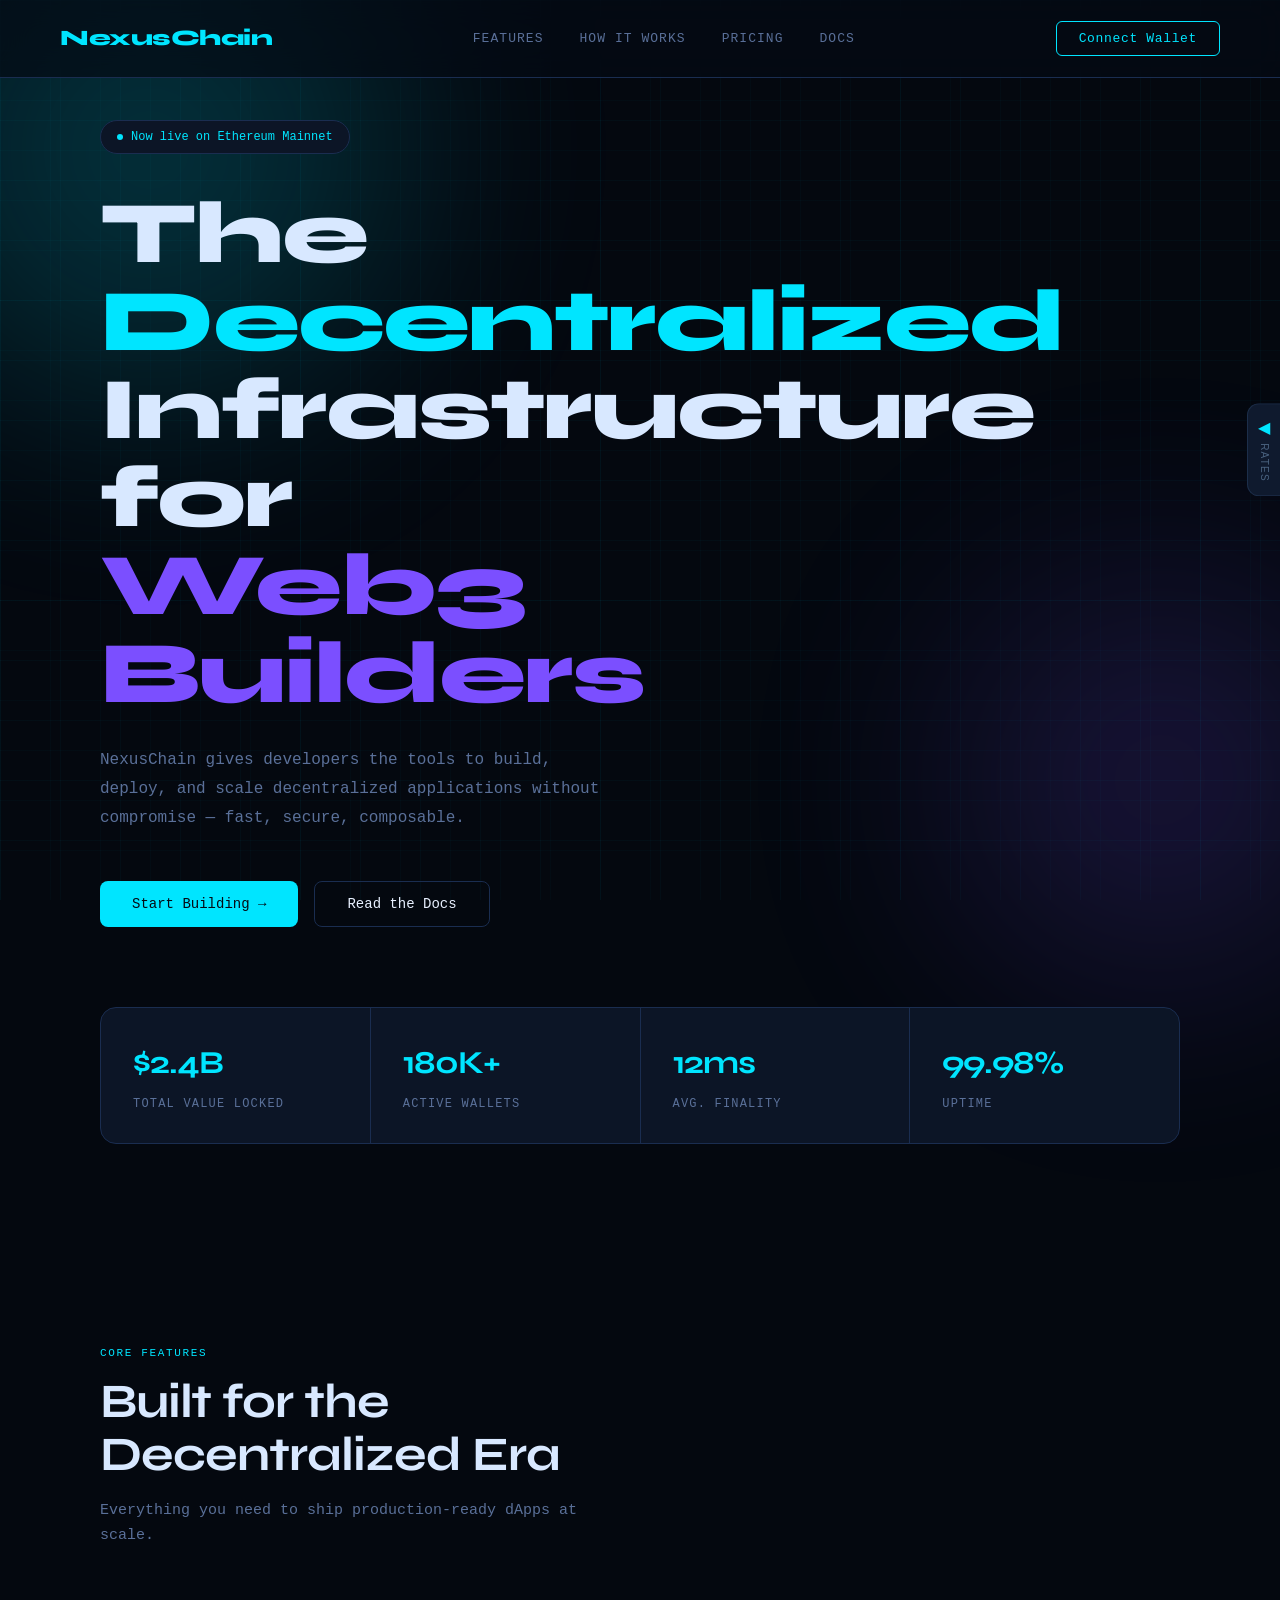
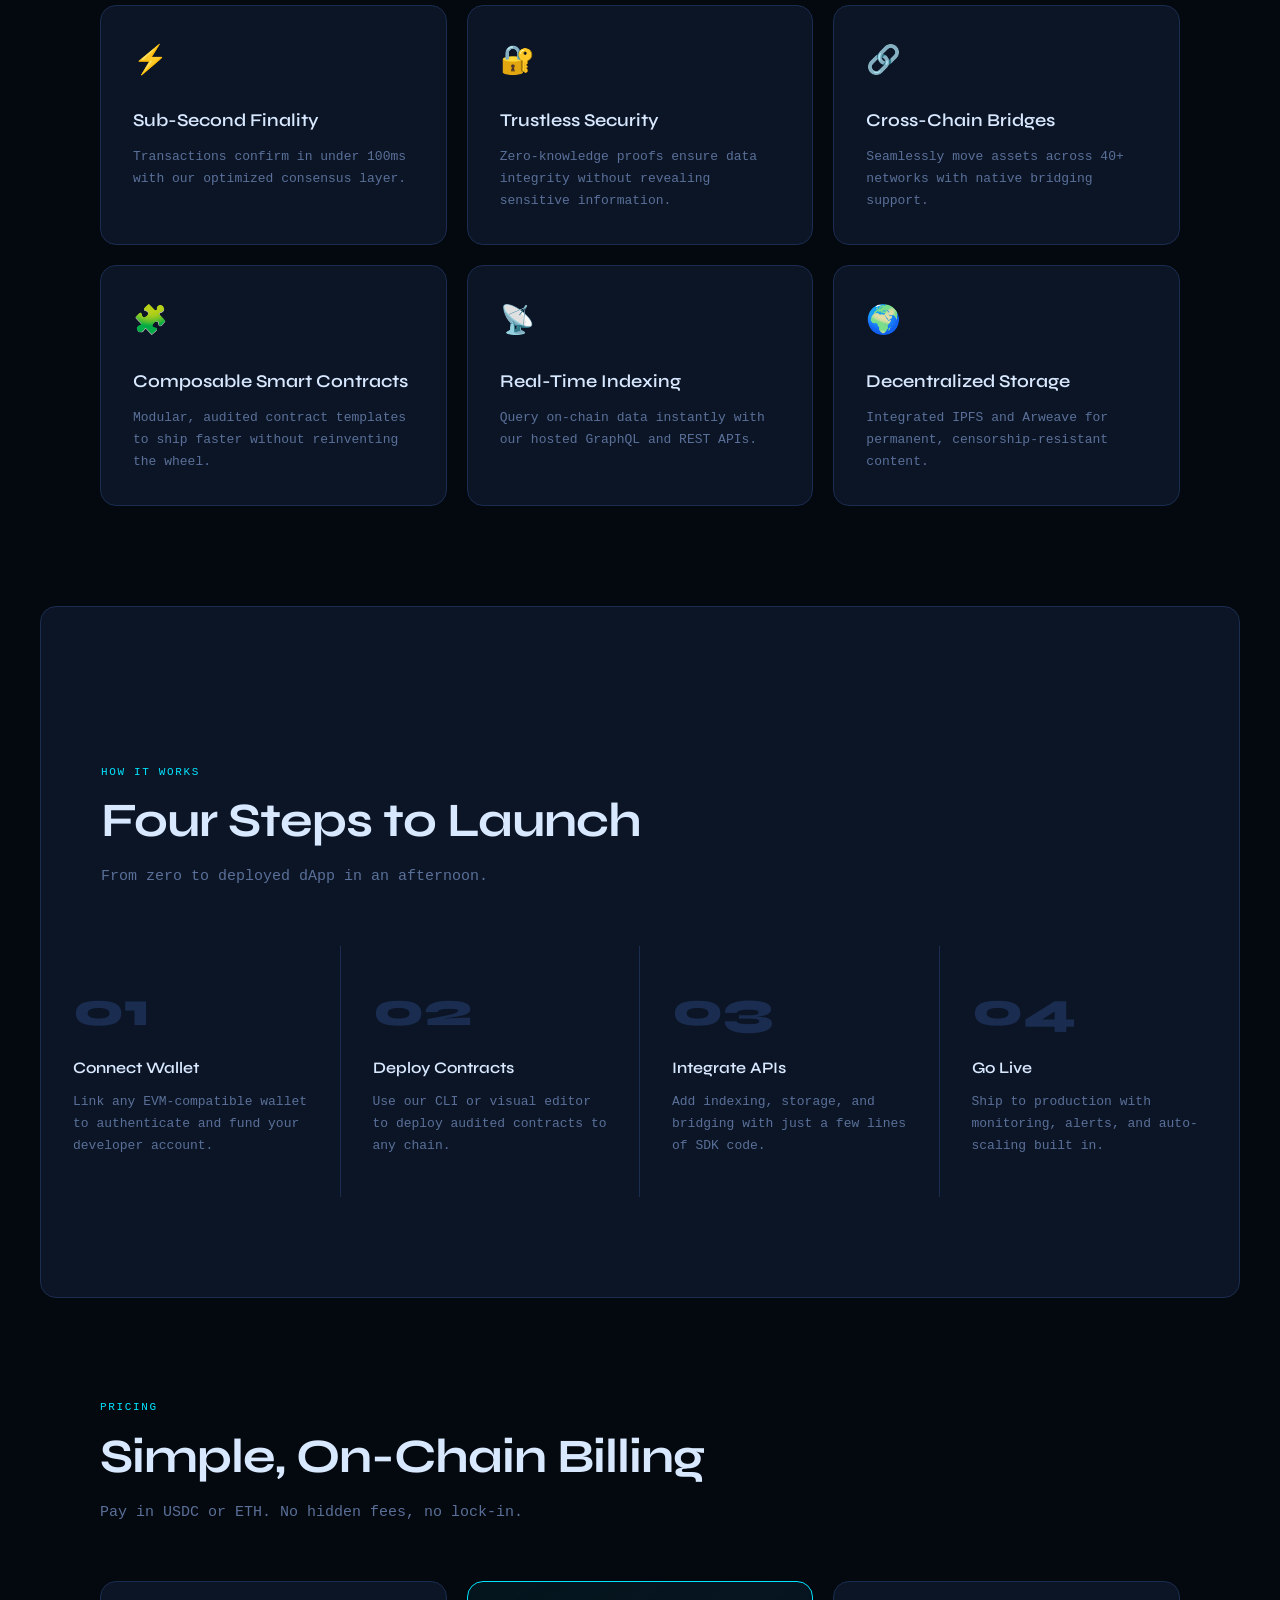
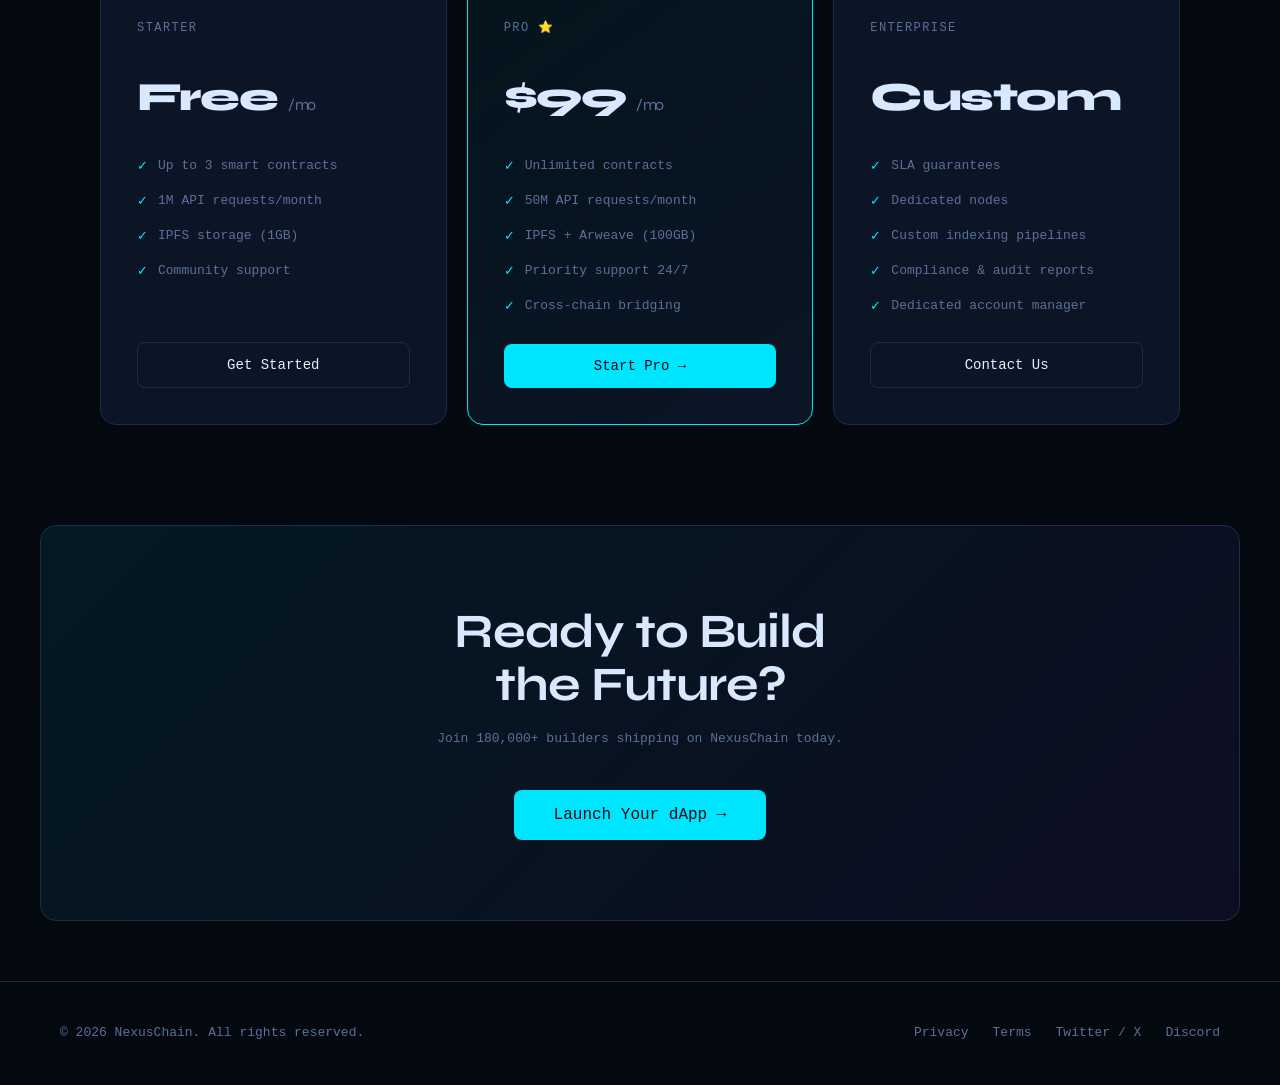
<file: index.html>
<!DOCTYPE html>
<html lang="en">

<head>
  <meta charset="UTF-8" />
  <meta name="viewport" content="width=device-width, initial-scale=1.0" />
  <title>NexusChain — Web3 Platform</title>
  <link rel="icon"  href="favicon.jpg">
  <link href="https://fonts.googleapis.com/css2?family=Syne:wght@400;600;700;800&family=DM+Mono:wght@300;400;500&display=swap" rel="stylesheet" />
  <link rel="stylesheet" href="style.css">
</head>


<body>

  <div class="grid-bg"></div>



  <!-- Toggle button -->
  <button id="toggle-btn" onclick="togglePanel()">
    <span class="arrow" id="arrow-icon">◀</span>
    <span class="label">Rates</span>
  </button>

  <!-- Side Panel -->
  <div id="side-panel">

    <!-- Header -->
    <div class="panel-header">
      <div class="panel-title-row">
        <span class="panel-title">⚡ Crypto Tracker</span>
        <span class="live-badge"><span class="live-dot"></span> Live</span>
      </div>
      <div class="wallet-row">
        <button id="connect-btn" onclick="connectWallet()">
          <span>🦊</span> <span id="btn-text">Connect MetaMask</span>
        </button>
        <span class="eth-balance" id="eth-balance"></span>
      </div>
    </div>

    <!-- Tabs -->
    <div class="tabs">
      <div class="tab active" onclick="switchTab('market')">Market</div>
      <div class="tab" onclick="switchTab('portfolio')">Portfolio</div>
      <div class="tab" onclick="switchTab('alerts')">Alerts</div>
    </div>

    <!-- Body -->
    <div class="panel-body">

      <!-- MARKET TAB -->
      <div class="tab-content active" id="tab-market">
        <!-- Crypto cards injected by JS -->
      </div>

      <!-- PORTFOLIO TAB -->
      <div class="tab-content" id="tab-portfolio">
        <div class="portfolio-summary">
          <div class="port-label">Total Portfolio Value</div>
          <div class="port-value" id="port-total">—</div>
          <div class="port-pnl" id="port-pnl">Connect wallet to see P&L</div>
        </div>
        <div id="port-holdings"></div>
      </div>

      <!-- ALERTS TAB -->
      <div class="tab-content" id="tab-alerts">
        <div class="alert-item">
          <div class="alert-icon">🔔</div>
          <div class="alert-body">
            <div class="alert-title">BTC crossed $100K</div>
            <div class="alert-desc">Bitcoin broke the $100,000 resistance level</div>
          </div>
          <div class="alert-time">2m ago</div>
        </div>
        <div class="alert-item">
          <div class="alert-icon">📉</div>
          <div class="alert-body">
            <div class="alert-title">ETH down 4.2%</div>
            <div class="alert-desc">Ethereum dropped below $3,200 support</div>
          </div>
          <div class="alert-time">14m ago</div>
        </div>
        <div class="alert-item">
          <div class="alert-icon">⚡</div>
          <div class="alert-body">
            <div class="alert-title">SOL surging</div>
            <div class="alert-desc">Solana up 8.3% in the last hour</div>
          </div>
          <div class="alert-time">31m ago</div>
        </div>
        <div class="alert-item">
          <div class="alert-icon">🐳</div>
          <div class="alert-body">
            <div class="alert-title">Whale alert: BNB</div>
            <div class="alert-desc">10,000 BNB moved to exchange wallet</div>
          </div>
          <div class="alert-time">1h ago</div>
        </div>
        <div class="alert-item">
          <div class="alert-icon">✅</div>
          <div class="alert-body">
            <div class="alert-title">Portfolio +12.4%</div>
            <div class="alert-desc">Your portfolio hit a new all-time high</div>
          </div>
          <div class="alert-time">3h ago</div>
        </div>
      </div>

    </div>

    <!-- Footer -->
    <div class="panel-footer">
      <span>Data: CoinGecko (simulated)</span>
      <span>Updated: <span id="last-updated">--:--:--</span></span>
    </div>

  </div>

  <script>

    // ============================================================
    // WALLET DETECTION & UI UPDATES
    // ============================================================
    
    // 1. Helper function to figure out which wallet is connected
    function getWalletName() {
      const provider = window.ethereum;
      if (!provider) return 'Connected';
      
      // Wallets often spoof isMetaMask, so check others first
      if (provider.isRabby) return 'Rabby Wallet';
      if (provider.isBraveWallet) return 'Brave Wallet';
      if (provider.isTrust || provider.isTrustWallet) return 'Trust Wallet';
      if (provider.isCoinbaseWallet) return 'Coinbase Wallet';
      if (provider.isPhantom) return 'Phantom';
      
      // Fallback to MetaMask
      if (provider.isMetaMask) return 'MetaMask';
      
      return 'Web3 Wallet';
    }
    
    // ============================================================
    // CONFIG — Edit your simulated holdings here
    // ============================================================
    // Coin display config (Added fallback values so the UI never breaks!)
    const COINS = [
      { id: 'BTC', apiId: 'bitcoin', name: 'Bitcoin', symbol: 'BTC', icon: '₿', color: '#F7931A', bg: 'rgba(247,147,26,0.12)', fallback: 96400, fallbackChg: 1.2 },
      { id: 'ETH', apiId: 'ethereum', name: 'Ethereum', symbol: 'ETH', icon: 'Ξ', color: '#627EEA', bg: 'rgba(98,126,234,0.12)', fallback: 3450, fallbackChg: -0.5 },
      { id: 'SOL', apiId: 'solana', name: 'Solana', symbol: 'SOL', icon: '◎', color: '#9945FF', bg: 'rgba(153,69,255,0.12)', fallback: 185, fallbackChg: 4.3 },
      { id: 'BNB', apiId: 'binancecoin', name: 'BNB', symbol: 'BNB', icon: 'B', color: '#F3BA2F', bg: 'rgba(243,186,47,0.12)', fallback: 610, fallbackChg: 0.8 },
      { id: 'ADA', apiId: 'cardano', name: 'Cardano', symbol: 'ADA', icon: '₳', color: '#0033AD', bg: 'rgba(0,51,173,0.15)', fallback: 0.48, fallbackChg: -1.2 },
      { id: 'AVAX', apiId: 'avalanche-2', name: 'Avalanche', symbol: 'AVAX', icon: 'A', color: '#E84142', bg: 'rgba(232,65,66,0.12)', fallback: 42, fallbackChg: 2.1 },
      { id: 'DOT', apiId: 'polkadot', name: 'Polkadot', symbol: 'DOT', icon: '●', color: '#E6007A', bg: 'rgba(230,0,122,0.12)', fallback: 8.5, fallbackChg: -0.3 },
      { id: 'LINK', apiId: 'chainlink', name: 'Chainlink', symbol: 'LINK', icon: '⬡', color: '#2A5ADA', bg: 'rgba(42,90,218,0.12)', fallback: 15.2, fallbackChg: 1.5 },
    ];

    // ============================================================
    // STATE
    // ============================================================
    let prices = {};
    let changes = {}; // Store real 24h percentage changes
    let history = {};  
    let panelOpen = false;
    let walletAddr = null;
    let activeTab = 'market';

    COINS.forEach(c => { history[c.id] = []; });

    // ============================================================
    // PANEL TOGGLE
    // ============================================================
    function togglePanel() {
      panelOpen = !panelOpen;
      document.getElementById('side-panel').classList.toggle('open', panelOpen);
      document.getElementById('arrow-icon').textContent = panelOpen ? '▶' : '◀';
    }

    // ============================================================
    // TAB SWITCHING
    // ============================================================
    function switchTab(name) {
      activeTab = name;
      document.querySelectorAll('.tab').forEach((t, i) => {
        t.classList.toggle('active', ['market', 'portfolio', 'alerts'][i] === name);
      });
      document.querySelectorAll('.tab-content').forEach(c => c.classList.remove('active'));
      document.getElementById('tab-' + name).classList.add('active');
    }
    

    // ============================================================
    // METAMASK WALLET CONNECTION
    // ============================================================
    async function connectWallet() {
      if (!window.ethereum) {
        alert('MetaMask not found!\nInstall it from https://metamask.io');
        return;
      }
      try {
        const accounts = await window.ethereum.request({ method: 'eth_requestAccounts' });
        walletAddr = accounts[0];
        updateWalletUI();
        fetchEthBalance();
      } catch (e) {
        if (e.code === 4001) alert('Connection rejected. Please approve in MetaMask.');
      }
    }

    async function fetchEthBalance() {
      if (!walletAddr || !window.ethereum) return;
      try {
        const hex = await window.ethereum.request({
          method: 'eth_getBalance',
          params: [walletAddr, 'latest']
        });
        const eth = parseInt(hex, 16) / 1e18;
        document.getElementById('eth-balance').textContent = eth.toFixed(4) + ' ETH';
      } catch (e) { }
    }

    function updateWalletUI() {
      const btn = document.getElementById('connect-btn');
      const text = document.getElementById('btn-text');
      if (walletAddr) {
        const short = walletAddr.slice(0, 6) + '...' + walletAddr.slice(-4);
        text.textContent = short;
        btn.classList.add('connected');
      }
    }

    // Auto-reconnect
    window.addEventListener('load', async () => {
      if (window.ethereum) {
        const accs = await window.ethereum.request({ method: 'eth_accounts' });
        if (accs.length) { walletAddr = accs[0]; updateWalletUI(); fetchEthBalance(); }
        window.ethereum.on('accountsChanged', a => { walletAddr = a[0] || null; updateWalletUI(); fetchEthBalance(); });
      }
    });

    // ============================================================
    // REAL LIVE PRICE ENGINE (With Fallback Protection)
    // ============================================================
    async function fetchRealMarketData() {
      const ids = COINS.map(c => c.apiId).join(',');
      const url = `https://api.coingecko.com/api/v3/coins/markets?vs_currency=usd&ids=${ids}&sparkline=true`;

      try {
        const response = await fetch(url);
        
        if (!response.ok) {
          throw new Error(`API Blocked/Failed with status: ${response.status}`);
        }
        
        const data = await response.json();

        data.forEach(coinData => {
          const localCoin = COINS.find(c => c.apiId === coinData.id);
          if (!localCoin) return;

          const id = localCoin.id;
          prices[id] = coinData.current_price;
          changes[id] = coinData.price_change_percentage_24h || 0;
          
          if (coinData.sparkline_in_7d && coinData.sparkline_in_7d.price) {
            history[id] = coinData.sparkline_in_7d.price;
          }
        });

        const lastUpdatedEl = document.getElementById('last-updated');
        if (lastUpdatedEl) lastUpdatedEl.textContent = new Date().toLocaleTimeString();

      } catch (error) {
        console.warn("🚨 Using Fallback Data:", error.message);
        
        // If CoinGecko fails, inject the realistic fallback data instead of 0s
        COINS.forEach(c => {
          prices[c.id] = c.fallback;
          changes[c.id] = c.fallbackChg;
          
          // Generate a smooth simulated sparkline so the UI looks great
          if (!history[c.id] || history[c.id].length === 0) {
            let base = c.fallback;
            let fakeHistory = [];
            for (let i = 0; i < 20; i++) {
              base = base + (Math.random() - 0.5) * (base * 0.02);
              fakeHistory.push(base);
            }
            history[c.id] = fakeHistory;
          }
        });

        const lastUpdatedEl = document.getElementById('last-updated');
        if (lastUpdatedEl) lastUpdatedEl.textContent = "Cached (Offline Mode)";
      }

      // Always render the UI, whether we used live data or fallback data
      renderMarket();
      renderPortfolio();
    }

    // ============================================================
    // SPARKLINE GENERATOR
    // ============================================================
    function sparklineSVG(data, isUp) {
      if (data.length < 2) return '';
      const w = 340, h = 28;
      const min = Math.min(...data), max = Math.max(...data);
      const range = max - min || 1;
      const pts = data.map((v, i) => {
        const x = (i / (data.length - 1)) * w;
        const y = h - ((v - min) / range) * (h - 4) - 2;
        return `${x},${y}`;
      }).join(' ');

      const color = isUp ? '#00E676' : '#FF4560';
      const fillPts = `0,${h} ${pts} ${w},${h}`;

      return `<svg viewBox="0 0 ${w} ${h}" preserveAspectRatio="none">
    <defs>
      <linearGradient id="sg-${isUp ? 'u' : 'd'}" x1="0" y1="0" x2="0" y2="1">
        <stop offset="0%" stop-color="${color}" stop-opacity="0.25"/>
        <stop offset="100%" stop-color="${color}" stop-opacity="0"/>
      </linearGradient>
    </defs>
    <polygon points="${fillPts}" fill="url(#sg-${isUp ? 'u' : 'd'})"/>
    <polyline points="${pts}" fill="none" stroke="${color}" stroke-width="1.5" stroke-linejoin="round" stroke-linecap="round"/>
  </svg>`;
    }

    // ============================================================
    // RENDER MARKET TAB
    // ============================================================
    function formatPrice(v) {
      if (!v) return '$0.00';
      if (v >= 1000) return '$' + v.toLocaleString('en-US', { minimumFractionDigits: 0, maximumFractionDigits: 0 });
      if (v >= 1) return '$' + v.toFixed(2);
      return '$' + v.toFixed(5);
    }

    function renderMarket() {
      const container = document.getElementById('tab-market');
      container.innerHTML = '';

      COINS.forEach(c => {
        const cur = prices[c.id] || 0;
        const chg = changes[c.id] || 0;  // Use real 24h change from API
        const isUp = chg >= 0;
        const spark = sparklineSVG(history[c.id] || [], isUp);

        const card = document.createElement('div');
        card.className = 'crypto-card';
        card.id = 'card-' + c.id;
        card.innerHTML = `
          <div class="coin-icon" style="background:${c.bg};color:${c.color}">${c.icon}</div>
          <div class="coin-info">
            <div class="coin-name">${c.name}</div>
            <div class="coin-symbol">${c.symbol}</div>
          </div>
          <div class="coin-right">
            <div class="coin-price" style="color:${c.color}">${formatPrice(cur)}</div>
            <div class="coin-change ${isUp ? 'up' : 'down'}">${isUp ? '▲' : '▼'} ${Math.abs(chg).toFixed(2)}%</div>
          </div>
          <div class="sparkline">${spark}</div>
        `;
        container.appendChild(card);
      });
    }

    // ============================================================
    // RENDER PORTFOLIO TAB
    // ============================================================
    function renderPortfolio() {
      let totalValue = 0;
      let totalCost = 0;

      const rows = Object.entries(HOLDINGS).map(([sym, amt]) => {
        const coin = COINS.find(c => c.id === sym);
        if (!coin) return null;
        const cur = prices[sym] || coin.base;
        const entry = ENTRY_PRICES[sym] || coin.base;
        const value = cur * amt;
        const cost = entry * amt;
        const pnl = value - cost;
        const pnlPct = ((value - cost) / cost) * 100;
        totalValue += value;
        totalCost += cost;
        return { coin, amt, cur, value, pnl, pnlPct };
      }).filter(Boolean);

      const totalPnl = totalValue - totalCost;
      const totalPnlPct = ((totalValue - totalCost) / totalCost) * 100;

      document.getElementById('port-total').textContent =
        '$' + totalValue.toLocaleString('en-US', { minimumFractionDigits: 2, maximumFractionDigits: 2 });

      const pnlEl = document.getElementById('port-pnl');
      const pnlUp = totalPnl >= 0;
      pnlEl.innerHTML = `
    <span style="color:${pnlUp ? 'var(--green)' : 'var(--red)'}">
      ${pnlUp ? '▲' : '▼'} ${pnlUp ? '+' : ''}$${totalPnl.toFixed(2)}
      (${pnlUp ? '+' : ''}${totalPnlPct.toFixed(2)}%)
    </span>
    <span style="color:var(--muted)"> all time</span>
  `;

      const holdDiv = document.getElementById('port-holdings');
      holdDiv.innerHTML = '';
      rows.forEach(r => {
        const up = r.pnl >= 0;
        const el = document.createElement('div');
        el.className = 'port-row';
        el.innerHTML = `
      <div class="coin-icon" style="background:${r.coin.bg};color:${r.coin.color};width:30px;height:30px;font-size:14px;border-radius:50%;display:flex;align-items:center;justify-content:center;">${r.coin.icon}</div>
      <div class="pr-info">
        <div class="pr-name">${r.coin.name}</div>
        <div class="pr-amount">${r.amt} ${r.coin.symbol} @ ${formatPrice(ENTRY_PRICES[r.coin.id])}</div>
      </div>
      <div class="pr-right">
        <div class="pr-value">$${r.value.toFixed(2)}</div>
        <div class="pr-pnl" style="color:${up ? 'var(--green)' : 'var(--red)'}">
          ${up ? '+' : ''}$${r.pnl.toFixed(2)} (${up ? '+' : ''}${r.pnlPct.toFixed(1)}%)
        </div>
      </div>
    `;
        holdDiv.appendChild(el);
      });
    }

    // ============================================================
    // START
    // ============================================================
    // Initial fetch on page load
    fetchRealMarketData();

    // Poll the API every 60 seconds. 
    // IMPORTANT: CoinGecko's free tier heavily rate-limits. Polling every 2 seconds 
    // like the simulator did will get your IP temporarily banned. 60 seconds is safe.
    setInterval(fetchRealMarketData, 60000);
  </script>
  <!-- Background effects -->
  <div class="orb orb-1"></div>
  <div class="orb orb-2"></div>

  <!-- ============================================================
       🔤 EASY EDIT: Navigation
       ============================================================ -->
  <nav>
    <div class="nav-logo">NexusChain</div> <!-- ← Change brand name -->
    <ul class="nav-links">
      <li><a href="#features">Features</a></li>
      <li><a href="#how">How it works</a></li>
      <li><a href="#pricing">Pricing</a></li>
      <li><a href="#docs">Docs</a></li>
    </ul>
    <button class="nav-cta" id="walletBtn" onclick="connectWallet()">Connect Wallet</button>
  </nav>

  <main>

    <!-- ============================================================
         🌟 EASY EDIT: Hero Section
         ============================================================ -->
    <section id="hero">
      <div class="hero-badge fade-up">
        <span class="dot"></span>
        Now live on Ethereum Mainnet <!-- ← Change badge text -->
      </div>

      <h1 class="fade-up delay-1">
        The <span class="accent">Decentralized</span><br />
        Infrastructure for<br />
        <span class="accent2">Web3 Builders</span> <!-- ← Change headline -->
      </h1>

      <p class="hero-sub fade-up delay-2">
        NexusChain gives developers the tools to build, deploy, and scale
        decentralized applications without compromise — fast, secure, composable.
        <!-- ← Change subheading -->
      </p>

      <div class="hero-actions fade-up delay-3">
        <button class="btn-primary">Start Building →</button> <!-- ← Change CTA -->
        <button class="btn-secondary">Read the Docs</button>
      </div>

      <!-- ============================================================
           📊 EASY EDIT: Stats — change numbers and labels
           ============================================================ -->
      <div class="stats-bar fade-up delay-4">
        <div class="stat">
          <div class="stat-value">$2.4B</div>
          <div class="stat-label">Total Value Locked</div>
        </div>
        <div class="stat">
          <div class="stat-value">180K+</div>
          <div class="stat-label">Active Wallets</div>
        </div>
        <div class="stat">
          <div class="stat-value">12ms</div>
          <div class="stat-label">Avg. Finality</div>
        </div>
        <div class="stat">
          <div class="stat-value">99.98%</div>
          <div class="stat-label">Uptime</div>
        </div>
      </div>
    </section>


    <!-- ============================================================
         ✨ EASY EDIT: Features — add/remove cards freely
         ============================================================ -->
    <section id="features">
      <p class="section-tag">Core Features</p>
      <h2>Built for the<br />Decentralized Era</h2>
      <p class="section-sub">Everything you need to ship production-ready dApps at scale.</p>

      <div class="features-grid">

        <!-- Feature Card — duplicate/edit these blocks freely -->
        <div class="feature-card">
          <div class="feature-icon">⚡</div>
          <div class="feature-title">Sub-Second Finality</div>
          <p class="feature-desc">Transactions confirm in under 100ms with our optimized consensus layer.</p>
        </div>

        <div class="feature-card">
          <div class="feature-icon">🔐</div>
          <div class="feature-title">Trustless Security</div>
          <p class="feature-desc">Zero-knowledge proofs ensure data integrity without revealing sensitive information.
          </p>
        </div>

        <div class="feature-card">
          <div class="feature-icon">🔗</div>
          <div class="feature-title">Cross-Chain Bridges</div>
          <p class="feature-desc">Seamlessly move assets across 40+ networks with native bridging support.</p>
        </div>

        <div class="feature-card">
          <div class="feature-icon">🧩</div>
          <div class="feature-title">Composable Smart Contracts</div>
          <p class="feature-desc">Modular, audited contract templates to ship faster without reinventing the wheel.</p>
        </div>

        <div class="feature-card">
          <div class="feature-icon">📡</div>
          <div class="feature-title">Real-Time Indexing</div>
          <p class="feature-desc">Query on-chain data instantly with our hosted GraphQL and REST APIs.</p>
        </div>

        <div class="feature-card">
          <div class="feature-icon">🌍</div>
          <div class="feature-title">Decentralized Storage</div>
          <p class="feature-desc">Integrated IPFS and Arweave for permanent, censorship-resistant content.</p>
        </div>

      </div>
    </section>


    <!-- ============================================================
         🪜 EASY EDIT: How It Works — change steps
         ============================================================ -->
    <section id="how" style="padding: var(--section-gap) 0;">
      <div style="padding: 56px 60px 0;">
        <p class="section-tag">How it works</p>
        <h2>Four Steps to Launch</h2>
        <p class="section-sub">From zero to deployed dApp in an afternoon.</p>
      </div>

      <div class="steps">
        <div class="step">
          <div class="step-num">01</div>
          <div class="step-title">Connect Wallet</div>
          <p class="step-desc">Link any EVM-compatible wallet to authenticate and fund your developer account.</p>
        </div>
        <div class="step">
          <div class="step-num">02</div>
          <div class="step-title">Deploy Contracts</div>
          <p class="step-desc">Use our CLI or visual editor to deploy audited contracts to any chain.</p>
        </div>
        <div class="step">
          <div class="step-num">03</div>
          <div class="step-title">Integrate APIs</div>
          <p class="step-desc">Add indexing, storage, and bridging with just a few lines of SDK code.</p>
        </div>
        <div class="step">
          <div class="step-num">04</div>
          <div class="step-title">Go Live</div>
          <p class="step-desc">Ship to production with monitoring, alerts, and auto-scaling built in.</p>
        </div>
      </div>
    </section>


    <!-- ============================================================
         💰 EASY EDIT: Pricing — change plan names, prices, features
         ============================================================ -->
    <section id="pricing">
      <p class="section-tag">Pricing</p>
      <h2>Simple, On-Chain Billing</h2>
      <p class="section-sub">Pay in USDC or ETH. No hidden fees, no lock-in.</p>

      <div class="pricing-grid">

        <div class="plan-card">
          <div class="plan-name">Starter</div>
          <div class="plan-price">Free <span>/ mo</span></div>
          <ul class="plan-features">
            <li>Up to 3 smart contracts</li>
            <li>1M API requests/month</li>
            <li>IPFS storage (1GB)</li>
            <li>Community support</li>
          </ul>
          <button class="btn-secondary">Get Started</button>
        </div>

        <div class="plan-card featured">
          <div class="plan-name">Pro ⭐</div>
          <div class="plan-price">$99 <span>/ mo</span></div>
          <ul class="plan-features">
            <li>Unlimited contracts</li>
            <li>50M API requests/month</li>
            <li>IPFS + Arweave (100GB)</li>
            <li>Priority support 24/7</li>
            <li>Cross-chain bridging</li>
          </ul>
          <button class="btn-primary">Start Pro →</button>
        </div>

        <div class="plan-card">
          <div class="plan-name">Enterprise</div>
          <div class="plan-price">Custom</div>
          <ul class="plan-features">
            <li>SLA guarantees</li>
            <li>Dedicated nodes</li>
            <li>Custom indexing pipelines</li>
            <li>Compliance & audit reports</li>
            <li>Dedicated account manager</li>
          </ul>
          <button class="btn-secondary">Contact Us</button>
        </div>

      </div>
    </section>


    <!-- ============================================================
         📣 EASY EDIT: CTA Banner
         ============================================================ -->
    <div class="cta-banner">
      <h2>Ready to Build<br />the Future?</h2>
      <p>Join 180,000+ builders shipping on NexusChain today.</p>
      <button class="btn-primary" style="font-size:16px; padding: 16px 40px;">
        Launch Your dApp →
      </button>
    </div>

  </main>


  <!-- ============================================================
       🔻 EASY EDIT: Footer
       ============================================================ -->
  <footer>
    <div>© 2026 NexusChain. All rights reserved.</div> <!-- ← Change year/name -->
    <div style="display:flex; gap:24px;">
      <a href="#" style="color:var(--color-muted); text-decoration:none;">Privacy</a>
      <a href="#" style="color:var(--color-muted); text-decoration:none;">Terms</a>
      <a href="#" style="color:var(--color-muted); text-decoration:none;">Twitter / X</a>
      <a href="#" style="color:var(--color-muted); text-decoration:none;">Discord</a>
    </div>
  </footer>

</body>

</html>
</file>
<file: style.css>
/* ============================================================
       🎨 EASY EDIT ZONE — Change colors, fonts, sizes here
       ============================================================ */
    :root {
        /* Brand Colors */
        --color-bg: #050A14;
        /* Page background */
        --color-surface: #0C1526;
        /* Card/section backgrounds */
        --color-border: #1A2D50;
        /* Borders & dividers */
        --color-accent: #00E5FF;
        /* Primary accent (cyan) */
        --color-accent2: #7B4FFF;
        /* Secondary accent (purple) */
        --color-text: #E8F0FF;
        /* Body text */
        --color-muted: #5A7099;
        /* Subtle/muted text */

        /* Typography */
        --font-display: 'Syne', sans-serif;
        --font-mono: 'DM Mono', monospace;

        /* Spacing */
        --section-gap: 100px;
        --card-radius: 16px;
    }

    /* ============================================================ */


    *,
    *::before,
    *::after {
        box-sizing: border-box;
        margin: 0;
        padding: 0;
    }

    html {
        scroll-behavior: smooth;
    }

    body {
        background: var(--color-bg);
        color: var(--color-text);
        font-family: var(--font-mono);
        font-size: 15px;
        line-height: 1.7;
        overflow-x: hidden;
    }

    /* --- GRID NOISE BACKGROUND --- */
    body::before {
        content: '';
        position: fixed;
        inset: 0;
        background-image:
            linear-gradient(rgba(0, 229, 255, 0.03) 1px, transparent 1px),
            linear-gradient(90deg, rgba(0, 229, 255, 0.03) 1px, transparent 1px);
        background-size: 60px 60px;
        pointer-events: none;
        z-index: 0;
    }

    /* --- GLOW ORBS --- */
    .orb {
        position: fixed;
        border-radius: 50%;
        filter: blur(120px);
        opacity: 0.18;
        pointer-events: none;
        z-index: 0;
    }

    .orb-1 {
        width: 500px;
        height: 500px;
        background: var(--color-accent);
        top: -100px;
        left: -100px;
    }

    .orb-2 {
        width: 400px;
        height: 400px;
        background: var(--color-accent2);
        bottom: -80px;
        right: -80px;
    }

    /* --- NAV --- */
    nav {
        position: fixed;
        top: 0;
        left: 0;
        right: 0;
        z-index: 100;
        display: flex;
        justify-content: space-between;
        align-items: center;
        padding: 20px 60px;
        border-bottom: 1px solid var(--color-border);
        background: rgba(5, 10, 20, 0.7);
        backdrop-filter: blur(16px);
    }

    .nav-logo {
        font-family: var(--font-display);
        font-size: 22px;
        font-weight: 800;
        color: var(--color-accent);
        letter-spacing: -0.5px;
    }

    .nav-links {
        display: flex;
        gap: 36px;
        list-style: none;
    }

    .nav-links a {
        color: var(--color-muted);
        text-decoration: none;
        font-size: 13px;
        letter-spacing: 0.08em;
        text-transform: uppercase;
        transition: color 0.2s;
    }

    .nav-links a:hover {
        color: var(--color-accent);
    }

    .nav-cta {
        background: transparent;
        border: 1px solid var(--color-accent);
        color: var(--color-accent);
        font-family: var(--font-mono);
        font-size: 13px;
        padding: 9px 22px;
        border-radius: 6px;
        cursor: pointer;
        letter-spacing: 0.05em;
        transition: background 0.2s, color 0.2s;
    }

    .nav-cta:hover {
        background: var(--color-accent);
        color: var(--color-bg);
    }

    /* --- WRAPPER --- */
    main {
        position: relative;
        z-index: 1;
    }

    section {
        padding: var(--section-gap) 60px;
        max-width: 1200px;
        margin: 0 auto;
    }

    /* --- HERO --- */
    #hero {
        min-height: 100vh;
        display: flex;
        flex-direction: column;
        justify-content: center;
        padding-top: 120px;
        position: relative;
    }

    .hero-badge {
        display: inline-flex;
        align-items: center;
        gap: 8px;
        border: 1px solid var(--color-border);
        background: var(--color-surface);
        border-radius: 999px;
        padding: 6px 16px;
        font-size: 12px;
        color: var(--color-accent);
        margin-bottom: 36px;
        width: fit-content;
    }

    .hero-badge .dot {
        width: 6px;
        height: 6px;
        background: var(--color-accent);
        border-radius: 50%;
        animation: pulse 1.8s ease-in-out infinite;
    }

    @keyframes pulse {

        0%,
        100% {
            opacity: 1;
            transform: scale(1);
        }

        50% {
            opacity: 0.4;
            transform: scale(0.7);
        }
    }

    h1 {
        font-family: var(--font-display);
        font-size: clamp(44px, 7vw, 88px);
        font-weight: 800;
        line-height: 1.0;
        letter-spacing: -2px;
        max-width: 800px;
        margin-bottom: 28px;
    }

    h1 .accent {
        color: var(--color-accent);
    }

    h1 .accent2 {
        color: var(--color-accent2);
    }

    .hero-sub {
        max-width: 520px;
        color: var(--color-muted);
        font-size: 16px;
        line-height: 1.8;
        margin-bottom: 48px;
    }

    .hero-actions {
        display: flex;
        gap: 16px;
        flex-wrap: wrap;
    }

    .btn-primary {
        background: var(--color-accent);
        color: var(--color-bg);
        border: none;
        font-family: var(--font-mono);
        font-size: 14px;
        font-weight: 500;
        padding: 14px 32px;
        border-radius: 8px;
        cursor: pointer;
        transition: opacity 0.2s, transform 0.2s;
    }

    .btn-primary:hover {
        opacity: 0.85;
        transform: translateY(-1px);
    }

    .btn-secondary {
        background: transparent;
        color: var(--color-text);
        border: 1px solid var(--color-border);
        font-family: var(--font-mono);
        font-size: 14px;
        padding: 14px 32px;
        border-radius: 8px;
        cursor: pointer;
        transition: border-color 0.2s, transform 0.2s;
    }

    .btn-secondary:hover {
        border-color: var(--color-accent);
        transform: translateY(-1px);
    }

    /* --- STATS BAR --- */
    .stats-bar {
        display: flex;
        gap: 0;
        margin-top: 80px;
        border: 1px solid var(--color-border);
        border-radius: var(--card-radius);
        overflow: hidden;
        background: var(--color-surface);
    }

    .stat {
        flex: 1;
        padding: 28px 32px;
        border-right: 1px solid var(--color-border);
    }

    .stat:last-child {
        border-right: none;
    }

    .stat-value {
        font-family: var(--font-display);
        font-size: 32px;
        font-weight: 700;
        color: var(--color-accent);
        letter-spacing: -1px;
    }

    .stat-label {
        font-size: 12px;
        color: var(--color-muted);
        text-transform: uppercase;
        letter-spacing: 0.1em;
        margin-top: 4px;
    }

    /* --- SECTION TITLES --- */
    .section-tag {
        font-size: 11px;
        color: var(--color-accent);
        text-transform: uppercase;
        letter-spacing: 0.15em;
        margin-bottom: 14px;
    }

    h2 {
        font-family: var(--font-display);
        font-size: clamp(28px, 4vw, 48px);
        font-weight: 700;
        letter-spacing: -1px;
        line-height: 1.1;
        margin-bottom: 16px;
    }

    .section-sub {
        color: var(--color-muted);
        max-width: 500px;
        margin-bottom: 56px;
        font-size: 15px;
    }

    /* --- FEATURES GRID --- */
    .features-grid {
        display: grid;
        grid-template-columns: repeat(3, 1fr);
        gap: 20px;
    }

    .feature-card {
        background: var(--color-surface);
        border: 1px solid var(--color-border);
        border-radius: var(--card-radius);
        padding: 32px;
        position: relative;
        overflow: hidden;
        transition: border-color 0.3s, transform 0.3s;
    }

    .feature-card:hover {
        border-color: var(--color-accent);
        transform: translateY(-4px);
    }

    .feature-card::before {
        content: '';
        position: absolute;
        top: 0;
        left: 0;
        right: 0;
        height: 2px;
        background: linear-gradient(90deg, var(--color-accent), var(--color-accent2));
        opacity: 0;
        transition: opacity 0.3s;
    }

    .feature-card:hover::before {
        opacity: 1;
    }

    .feature-icon {
        font-size: 28px;
        margin-bottom: 20px;
    }

    .feature-title {
        font-family: var(--font-display);
        font-size: 18px;
        font-weight: 600;
        margin-bottom: 10px;
    }

    .feature-desc {
        color: var(--color-muted);
        font-size: 13px;
        line-height: 1.7;
    }

    /* --- HOW IT WORKS --- */
    #how {
        background: var(--color-surface);
        border-radius: var(--card-radius);
        border: 1px solid var(--color-border);
        max-width: 1200px;
        margin: 0 auto;
    }

    .steps {
        display: grid;
        grid-template-columns: repeat(4, 1fr);
        gap: 0;
    }

    .step {
        padding: 40px 32px;
        border-right: 1px solid var(--color-border);
        position: relative;
    }

    .step:last-child {
        border-right: none;
    }

    .step-num {
        font-family: var(--font-display);
        font-size: 48px;
        font-weight: 800;
        color: var(--color-border);
        line-height: 1;
        margin-bottom: 20px;
    }

    .step-title {
        font-family: var(--font-display);
        font-size: 16px;
        font-weight: 600;
        margin-bottom: 10px;
    }

    .step-desc {
        font-size: 13px;
        color: var(--color-muted);
        line-height: 1.7;
    }

    /* --- PRICING --- */
    .pricing-grid {
        display: grid;
        grid-template-columns: repeat(3, 1fr);
        gap: 20px;
    }

    .plan-card {
        background: var(--color-surface);
        border: 1px solid var(--color-border);
        border-radius: var(--card-radius);
        padding: 36px;
        display: flex;
        flex-direction: column;
        gap: 24px;
    }

    .plan-card.featured {
        border-color: var(--color-accent);
        background: linear-gradient(145deg, rgba(0, 229, 255, 0.06), var(--color-surface));
    }

    .plan-name {
        font-size: 12px;
        text-transform: uppercase;
        letter-spacing: 0.12em;
        color: var(--color-muted);
    }

    .plan-price {
        font-family: var(--font-display);
        font-size: 40px;
        font-weight: 800;
        letter-spacing: -1.5px;
    }

    .plan-price span {
        font-size: 16px;
        color: var(--color-muted);
        font-weight: 400;
    }

    .plan-features {
        list-style: none;
        display: flex;
        flex-direction: column;
        gap: 12px;
        flex: 1;
    }

    .plan-features li {
        font-size: 13px;
        color: var(--color-muted);
        display: flex;
        gap: 10px;
        align-items: flex-start;
    }

    .plan-features li::before {
        content: '✓';
        color: var(--color-accent);
        flex-shrink: 0;
        margin-top: 1px;
    }

    /* --- CTA BANNER --- */
    .cta-banner {
        background: linear-gradient(135deg, rgba(0, 229, 255, 0.08), rgba(123, 79, 255, 0.08));
        border: 1px solid var(--color-border);
        border-radius: var(--card-radius);
        padding: 80px 60px;
        text-align: center;
        max-width: 1200px;
        margin: 0 auto 60px;
        position: relative;
        overflow: hidden;
    }

    .cta-banner h2 {
        margin-bottom: 16px;
    }

    .cta-banner p {
        color: var(--color-muted);
        margin-bottom: 40px;
    }

    /* --- FOOTER --- */
    footer {
        border-top: 1px solid var(--color-border);
        padding: 40px 60px;
        display: flex;
        justify-content: space-between;
        align-items: center;
        max-width: 1400px;
        margin: 0 auto;
        color: var(--color-muted);
        font-size: 13px;
    }

    /* --- ANIMATIONS --- */
    @keyframes fadeUp {
        from {
            opacity: 0;
            transform: translateY(30px);
        }

        to {
            opacity: 1;
            transform: translateY(0);
        }
    }

    .fade-up {
        animation: fadeUp 0.7s ease forwards;
        opacity: 0;
    }

    .delay-1 {
        animation-delay: 0.1s;
    }

    .delay-2 {
        animation-delay: 0.25s;
    }

    .delay-3 {
        animation-delay: 0.4s;
    }

    .delay-4 {
        animation-delay: 0.55s;
    }

    .delay-5 {
        animation-delay: 0.7s;
    }

    @media (max-width: 900px) {
        nav {
            padding: 16px 24px;
        }

        .nav-links {
            display: none;
        }

        section {
            padding: 60px 24px;
        }

        .features-grid,
        .steps,
        .pricing-grid {
            grid-template-columns: 1fr;
        }

        .steps .step {
            border-right: none;
            border-bottom: 1px solid var(--color-border);
        }

        .stats-bar {
            flex-direction: column;
        }

        .stat {
            border-right: none;
            border-bottom: 1px solid var(--color-border);
        }
    }

    /* =============================================
   ROOT VARIABLES — Edit colors/sizes here
   ============================================= */
    :root {
        --bg: #04080F;
        --surface: #0A1120;
        --surface2: #0F1A2E;
        --border: #1C2E4A;
        --border-light: #243D5C;
        --accent: #00E5FF;
        --accent-dim: rgba(0, 229, 255, 0.12);
        --green: #00E676;
        --green-dim: rgba(0, 230, 118, 0.1);
        --red: #FF4560;
        --red-dim: rgba(255, 69, 96, 0.1);
        --yellow: #FFD600;
        --text: #D8E8FF;
        --muted: #4A6380;
        --muted2: #2A3D58;
        --font-head: 'Syne', sans-serif;
        --font-mono: 'JetBrains Mono', monospace;
        --panel-width: 380px;
        --radius: 12px;
    }

    * {
        box-sizing: border-box;
        margin: 0;
        padding: 0;
    }

    html {
        scroll-behavior: smooth;
        scrollbar-width: thin;
        scrollbar-color: #1A2D50 #050A14;
    }

    body {
        background: var(--bg);
        font-family: var(--font-mono);
        font-size: 13px;
        color: var(--text);
        /* Remove overflow: hidden; */
        min-height: 100vh;
        overflow-y: auto;
        /* Allow vertical scrolling */
    }

    body {
        background: var(--bg);
        font-family: var(--font-mono);
        font-size: 13px;
        color: var(--text);
    }

    /* =============================================
   TOGGLE BUTTON (visible on page)
   ============================================= */
    #toggle-btn {
        position: fixed;
        right: 0;
        top: 50%;
        transform: translateY(-50%);
        z-index: 1000;
        background: var(--surface2);
        border: 1px solid var(--border);
        border-right: none;
        border-radius: var(--radius) 0 0 var(--radius);
        padding: 14px 10px;
        cursor: pointer;
        display: flex;
        flex-direction: column;
        align-items: center;
        gap: 6px;
        transition: background 0.2s;
        color: var(--accent);
    }

    #toggle-btn:hover {
        background: var(--border);
    }

    #toggle-btn .arrow {
        font-size: 16px;
        transition: transform 0.3s;
    }

    #toggle-btn .label {
        writing-mode: vertical-rl;
        font-size: 10px;
        letter-spacing: 0.12em;
        color: var(--muted);
        text-transform: uppercase;
    }

    /* =============================================
   SIDE PANEL
   ============================================= */
    #side-panel {
        position: fixed;
        top: 0;
        right: 0;
        width: var(--panel-width);
        height: 100vh;
        background: var(--surface);
        border-left: 1px solid var(--border);
        display: flex;
        flex-direction: column;
        transform: translateX(100%);
        transition: transform 0.35s cubic-bezier(0.4, 0, 0.2, 1);
        z-index: 999;
        overflow: hidden;
    }

    #side-panel.open {
        transform: translateX(0);
    }

    /* =============================================
   PANEL HEADER
   ============================================= */
    .panel-header {
        padding: 18px 20px 14px;
        border-bottom: 1px solid var(--border);
        background: var(--surface2);
        flex-shrink: 0;
    }

    .panel-title-row {
        display: flex;
        align-items: center;
        justify-content: space-between;
        margin-bottom: 12px;
    }

    .panel-title {
        font-family: var(--font-head);
        font-size: 16px;
        font-weight: 700;
        letter-spacing: -0.3px;
    }

    .live-badge {
        display: flex;
        align-items: center;
        gap: 5px;
        font-size: 10px;
        color: var(--green);
        letter-spacing: 0.1em;
        text-transform: uppercase;
    }

    .live-dot {
        width: 6px;
        height: 6px;
        background: var(--green);
        border-radius: 50%;
        animation: blink 1.2s ease-in-out infinite;
    }

    @keyframes blink {

        0%,
        100% {
            opacity: 1;
        }

        50% {
            opacity: 0.2;
        }
    }

    /* Wallet section */
    .wallet-row {
        display: flex;
        align-items: center;
        gap: 8px;
    }

    #connect-btn {
        flex: 1;
        background: var(--accent-dim);
        border: 1px solid var(--accent);
        color: var(--accent);
        font-family: var(--font-mono);
        font-size: 11px;
        padding: 8px 14px;
        border-radius: 8px;
        cursor: pointer;
        letter-spacing: 0.05em;
        transition: background 0.2s;
        display: flex;
        align-items: center;
        gap: 6px;
        justify-content: center;
    }

    #connect-btn:hover {
        background: rgba(0, 229, 255, 0.2);
    }

    #connect-btn.connected {
        background: rgba(0, 230, 118, 0.1);
        border-color: var(--green);
        color: var(--green);
    }

    .eth-balance {
        font-size: 11px;
        color: var(--muted);
        white-space: nowrap;
    }

    /* =============================================
   TABS
   ============================================= */
    .tabs {
        display: flex;
        border-bottom: 1px solid var(--border);
        flex-shrink: 0;
    }

    .tab {
        flex: 1;
        padding: 10px;
        text-align: center;
        font-size: 11px;
        letter-spacing: 0.08em;
        text-transform: uppercase;
        color: var(--muted);
        cursor: pointer;
        border-bottom: 2px solid transparent;
        transition: color 0.2s, border-color 0.2s;
    }

    .tab.active {
        color: var(--accent);
        border-bottom-color: var(--accent);
    }

    /* =============================================
   SCROLLABLE CONTENT
   ============================================= */
    .panel-body {
        flex: 1;
        overflow-y: auto;
        padding: 12px;
        display: flex;
        flex-direction: column;
        gap: 8px;
    }

    .panel-body::-webkit-scrollbar {
        width: 4px;
    }

    .panel-body::-webkit-scrollbar-track {
        background: transparent;
    }

    .panel-body::-webkit-scrollbar-thumb {
        background: var(--border);
        border-radius: 4px;
    }

    /* TAB CONTENT */
    .tab-content {
        display: none;
        flex-direction: column;
        gap: 8px;
    }

    .tab-content.active {
        display: flex;
    }

    /* =============================================
   CRYPTO ROW CARD
   ============================================= */
    .crypto-card {
        background: var(--surface2);
        border: 1px solid var(--border);
        border-radius: var(--radius);
        padding: 12px 14px;
        display: grid;
        grid-template-columns: 36px 1fr auto;
        gap: 0 10px;
        align-items: center;
        transition: border-color 0.2s;
        cursor: pointer;
        position: relative;
        overflow: hidden;
    }

    .crypto-card:hover {
        border-color: var(--border-light);
    }

    .crypto-card.flashing-up {
        animation: flash-up 0.4s ease;
    }

    .crypto-card.flashing-down {
        animation: flash-down 0.4s ease;
    }

    @keyframes flash-up {

        0%,
        100% {
            background: var(--surface2)
        }

        50% {
            background: rgba(0, 230, 118, 0.08)
        }
    }

    @keyframes flash-down {

        0%,
        100% {
            background: var(--surface2)
        }

        50% {
            background: rgba(255, 69, 96, 0.08)
        }
    }

    .coin-icon {
        width: 36px;
        height: 36px;
        border-radius: 50%;
        display: flex;
        align-items: center;
        justify-content: center;
        font-size: 18px;
        font-weight: 700;
    }

    .coin-info {
        min-width: 0;
    }

    .coin-name {
        font-family: var(--font-head);
        font-size: 13px;
        font-weight: 600;
    }

    .coin-symbol {
        font-size: 10px;
        color: var(--muted);
        margin-top: 1px;
    }

    .coin-right {
        text-align: right;
    }

    .coin-price {
        font-size: 13px;
        font-weight: 600;
        letter-spacing: -0.3px;
        font-variant-numeric: tabular-nums;
    }

    .coin-change {
        font-size: 11px;
        font-weight: 500;
        margin-top: 2px;
    }

    .coin-change.up {
        color: var(--green);
    }

    .coin-change.down {
        color: var(--red);
    }

    /* Sparkline mini bar */
    .sparkline {
        grid-column: 1 / -1;
        height: 28px;
        margin-top: 8px;
    }

    .sparkline svg {
        width: 100%;
        height: 28px;
    }

    /* =============================================
   PORTFOLIO SECTION
   ============================================= */
    .portfolio-summary {
        background: var(--surface2);
        border: 1px solid var(--border);
        border-radius: var(--radius);
        padding: 16px;
        margin-bottom: 4px;
    }

    .port-label {
        font-size: 10px;
        color: var(--muted);
        text-transform: uppercase;
        letter-spacing: 0.1em;
        margin-bottom: 4px;
    }

    .port-value {
        font-family: var(--font-head);
        font-size: 26px;
        font-weight: 700;
        letter-spacing: -1px;
    }

    .port-pnl {
        font-size: 12px;
        margin-top: 4px;
    }

    .port-row {
        background: var(--surface2);
        border: 1px solid var(--border);
        border-radius: var(--radius);
        padding: 12px 14px;
        display: flex;
        align-items: center;
        gap: 10px;
    }

    .port-row .coin-icon {
        width: 30px;
        height: 30px;
        font-size: 15px;
    }

    .port-row .pr-info {
        flex: 1;
        min-width: 0;
    }

    .port-row .pr-name {
        font-family: var(--font-head);
        font-size: 12px;
        font-weight: 600;
    }

    .port-row .pr-amount {
        font-size: 10px;
        color: var(--muted);
        margin-top: 1px;
    }

    .port-row .pr-right {
        text-align: right;
    }

    .port-row .pr-value {
        font-size: 13px;
        font-weight: 600;
    }

    .port-row .pr-pnl {
        font-size: 11px;
        margin-top: 2px;
    }

    /* =============================================
   ALERTS / NOTIFICATIONS
   ============================================= */
    .alert-item {
        background: var(--surface2);
        border: 1px solid var(--border);
        border-radius: var(--radius);
        padding: 12px 14px;
        display: flex;
        gap: 10px;
        align-items: flex-start;
    }

    .alert-icon {
        font-size: 16px;
        flex-shrink: 0;
        margin-top: 1px;
    }

    .alert-body .alert-title {
        font-size: 12px;
        font-weight: 600;
        margin-bottom: 2px;
    }

    .alert-body .alert-desc {
        font-size: 11px;
        color: var(--muted);
    }

    .alert-time {
        font-size: 10px;
        color: var(--muted2);
        margin-left: auto;
        white-space: nowrap;
    }

    /* =============================================
   FOOTER BAR
   ============================================= */
    .panel-footer {
        padding: 10px 14px;
        border-top: 1px solid var(--border);
        font-size: 10px;
        color: var(--muted);
        display: flex;
        justify-content: space-between;
        flex-shrink: 0;
        background: var(--surface2);
    }

    #last-updated {
        font-variant-numeric: tabular-nums;
    }

    /* =============================================
   DEMO PAGE BEHIND (just for context)
   ============================================= */
    .demo-page {
        width: 100%;
        height: 100vh;
        display: flex;
        align-items: center;
        justify-content: center;
        flex-direction: column;
        gap: 16px;
        padding-right: 30px;
    }

    .demo-page h1 {
        font-family: var(--font-head);
        font-size: 42px;
        font-weight: 800;
        letter-spacing: -2px;
        color: var(--text);
    }

    .demo-page p {
        color: var(--muted);
        font-size: 14px;
    }

    .demo-page .hint {
        display: flex;
        align-items: center;
        gap: 8px;
        background: var(--surface);
        border: 1px solid var(--border);
        border-radius: 999px;
        padding: 8px 18px;
        font-size: 12px;
        color: var(--accent);
        animation: pulse-hint 2s ease-in-out infinite;
    }

    @keyframes pulse-hint {

        0%,
        100% {
            box-shadow: 0 0 0 0 rgba(0, 229, 255, 0)
        }

        50% {
            box-shadow: 0 0 0 6px rgba(0, 229, 255, 0.1)
        }
    }

    .grid-bg {
        position: fixed;
        inset: 0;
        background-image:
            linear-gradient(rgba(0, 229, 255, 0.025) 1px, transparent 1px),
            linear-gradient(90deg, rgba(0, 229, 255, 0.025) 1px, transparent 1px);
        background-size: 50px 50px;
        pointer-events: none;
        z-index: 0;
    }
</file>
